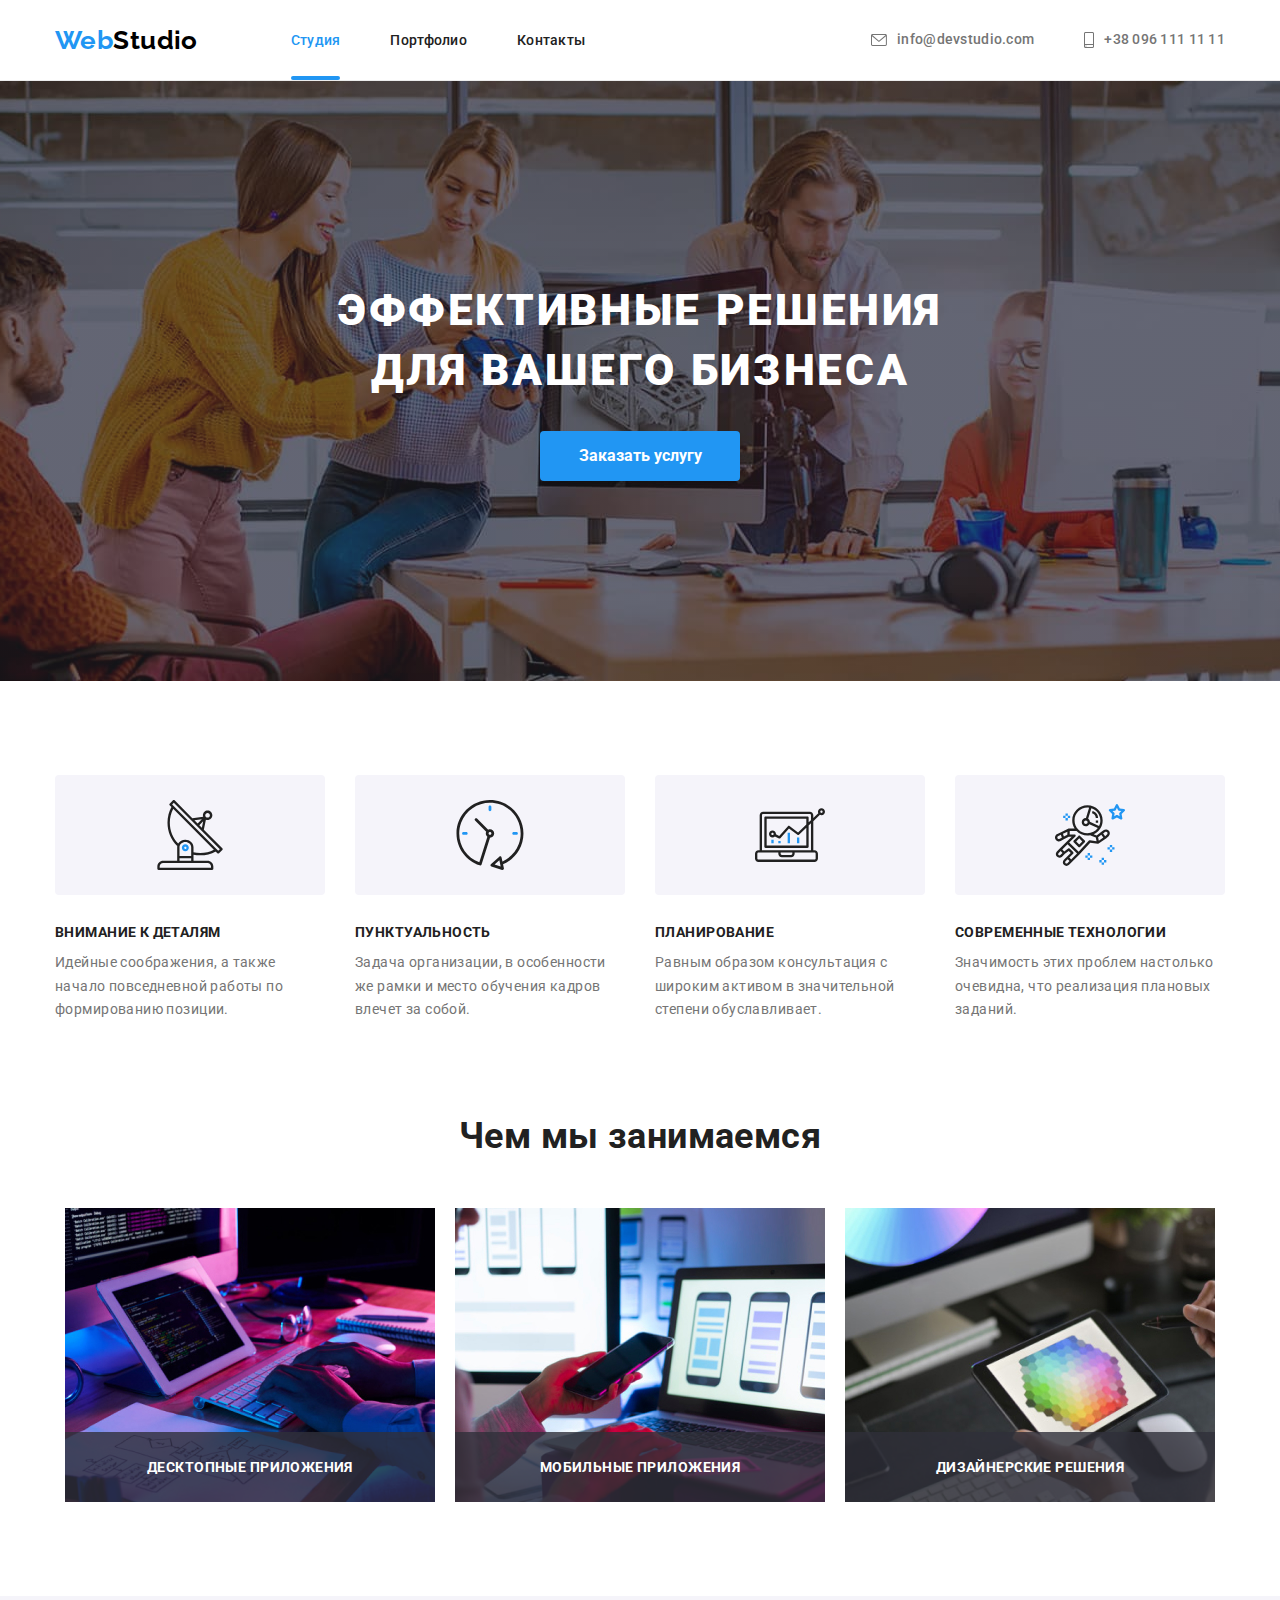
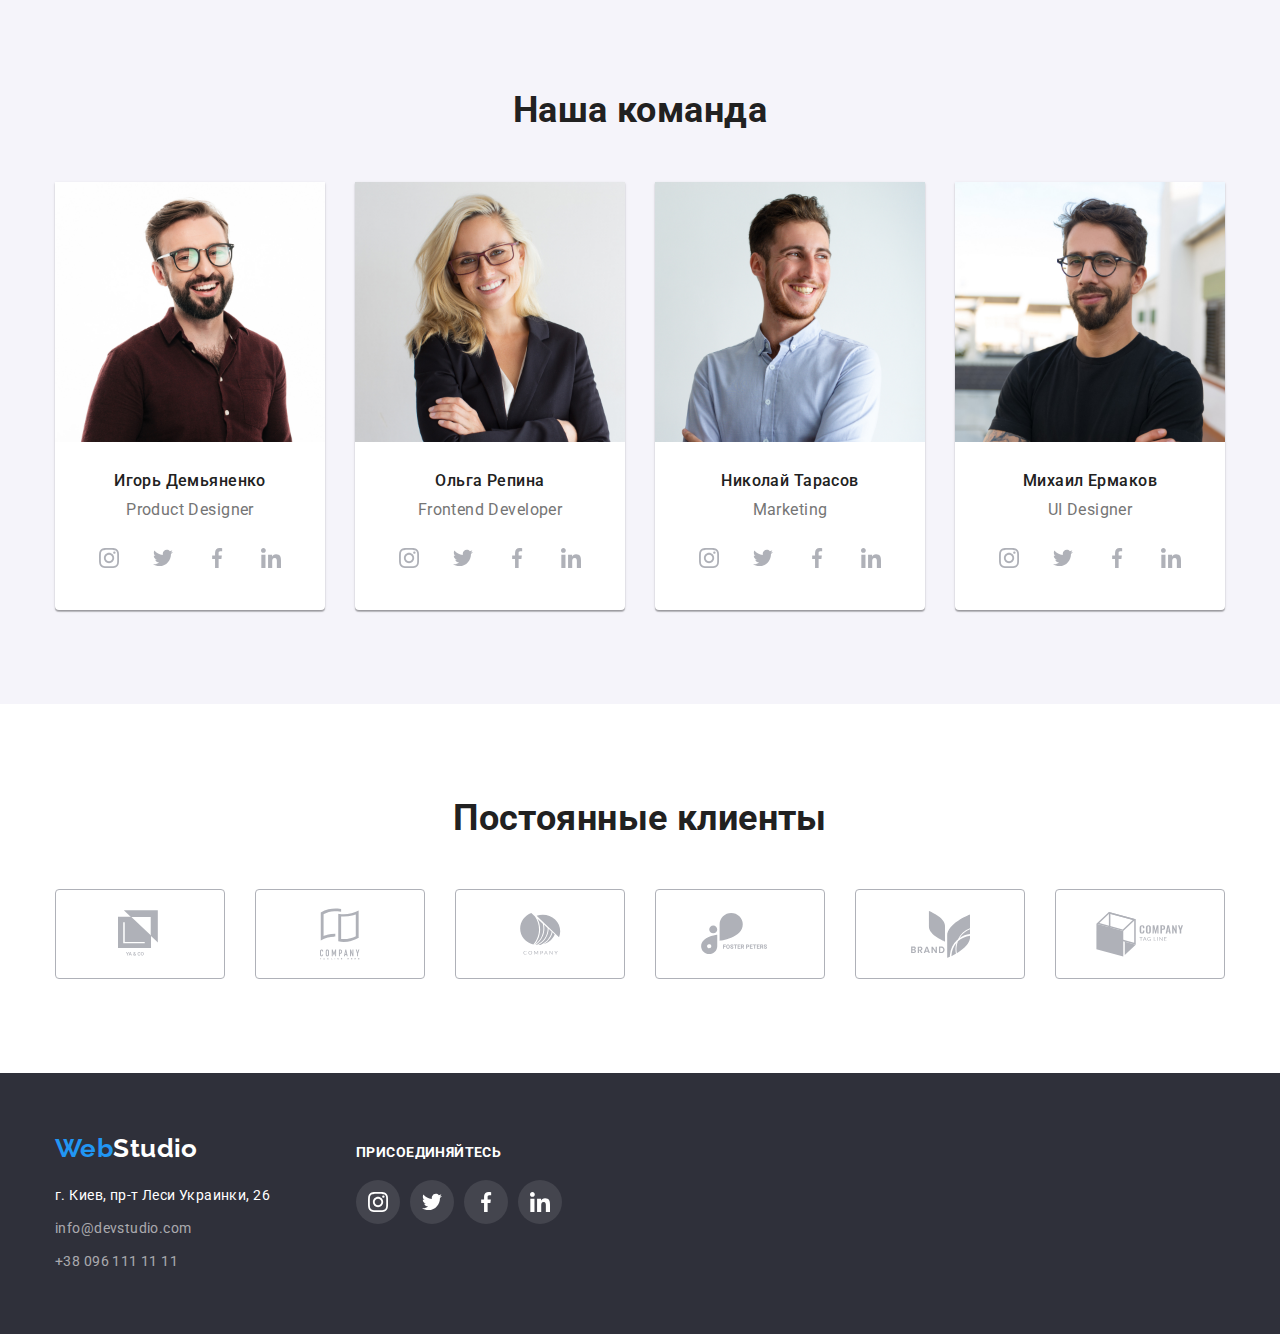
<file: index.html>
<!DOCTYPE html>
<html lang="ru">
  <head>
    <meta charset="UTF-8" />
    <meta name="viewport" content="width=device-width, initial-scale=1.0" />
    <link rel="preconnect" href="https://fonts.gstatic.com" />
    <link
      href="https://fonts.googleapis.com/css2?family=Raleway:wght@700&family=Roboto:wght@400;500;700&display=swap"
      rel="stylesheet"
    />
    <link
      rel="stylesheet"
      href="https://cdnjs.cloudflare.com/ajax/libs/modern-normalize/1.0.0/modern-normalize.min.css"
    />
    <link rel="stylesheet" href="./css/styles.css" />
    <title>Cтудия</title>
  </head>

  <body>
    <header class="page-header">
      <div class="container">
        <nav class="navigation">
          <a class="logo" href=" ./index.html" aria-label="логотип сайта">
            <span class="accent">Web</span>Studio
          </a>
          <ul class="site-nav list">
            <li class="item">
              <a class="link current" href="./index.html">Студия</a>
            </li>
            <li class="item">
              <a class="link" href="./portfolio.html">Портфолио</a>
            </li>
            <li class="item">
              <a class="link" href="#contacts">Контакты</a>
            </li>
          </ul>
        </nav>
        <address class="contacts">
          <ul class="contacts-list list">
            <li class="item">
              <a class="link" href="mailto:info@devstudio.com">
                <svg class="address-icon" width="16" height="12">
                  <use href="./images/sprite.svg#mail"></use>
                </svg>
                info@devstudio.com
              </a>
            </li>

            <li class="item">
              <a class="link" href="tel:+380961111111">
                <svg class="address-icon" width="10" height="16">
                  <use href="./images/sprite.svg#smartphone"></use>
                </svg>
                +38 096 111 11 11</a
              >
            </li>
          </ul>
        </address>
      </div>
    </header>
    <main>
      <!--Hero-->
      <section class="hero">
        <div class="box-container">
          <h1 class="title">Эффективные решения для вашего бизнеса</h1>
          <button class="button" type="button" data-modal-open>
            Заказать услугу
          </button>
        </div>
      </section>
      <!--advantages-->
      <section class="advantages-section">
        <div class="container">
          <h2 class="section-title visually-hidden">Преимущества</h2>

          <ul class="advantages-list list">
            <li class="item">
              <div class="advantages-icon">
                <svg class="icon" width="70" height="70">
                  <use href="./images/sprite.svg#antenna"></use>
                </svg>
              </div>
              <h3 class="title">Внимание к деталям</h3>
              <p class="text">
                Идейные соображения, а также начало повседневной работы по
                формированию позиции.
              </p>
            </li>
            <li class="item">
              <div class="advantages-icon">
                <svg class="icon" width="70" height="70">
                  <use href="./images/sprite.svg#clock"></use>
                </svg>
              </div>
              <h3 class="title">Пунктуальность</h3>
              <p class="text">
                Задача организации, в особенности же рамки и место обучения
                кадров влечет за собой.
              </p>
            </li>
            <li class="item">
              <div class="advantages-icon">
                <svg class="icon" width="70" height="70">
                  <use href="./images/sprite.svg#diagram"></use>
                </svg>
              </div>
              <h3 class="title">Планирование</h3>
              <p class="text">
                Равным образом консультация с широким активом в значительной
                степени обуславливает.
              </p>
            </li>
            <li class="item">
              <div class="advantages-icon">
                <svg class="icon" width="70" height="70">
                  <use href="./images/sprite.svg#astronaut"></use>
                </svg>
              </div>
              <h3 class="title">Современные технологии</h3>
              <p class="text">
                Значимость этих проблем настолько очевидна, что реализация
                плановых заданий.
              </p>
            </li>
          </ul>
        </div>
      </section>
      <!--about-->
      <section class="about-section">
        <div class="container">
          <h2 class="section-title">Чем мы занимаемся</h2>
          <ul class="work-list list">
            <li class="item">
              <a href="#">
                <img
                  src="./images/work/box1.jpg"
                  alt="написание кода"
                  width="370"
                  height="294"
                />
              </a>
              <div class="work-overlay">
                <p>Десктопные приложения</p>
              </div>
            </li>
            <li class="item">
              <a href="#">
                <img
                  src="./images/work/box2.jpg"
                  alt="адаптация сайта"
                  width="370"
                  height="294"
                />
              </a>
              <div class="work-overlay">
                <p>Мобильные приложения</p>
              </div>
            </li>
            <li class="item">
              <a href="#">
                <img
                  src="./images/work/box3.jpg"
                  alt="оформление сайта"
                  width="370"
                  height="294"
                />
              </a>
              <div class="work-overlay">
                <p>Дизайнерские решения</p>
              </div>
            </li>
          </ul>
        </div>
      </section>
      <!--team-->
      <section class="team-section">
        <div class="container">
          <h2 class="section-title">Наша команда</h2>
          <ul class="team-list list">
            <li class="item">
              <img
                class="photo"
                src="./images/team/person-1.jpg"
                alt="мужчина продакт дизайнер"
                width="270"
                height="260"
              />
              <h3 class="title">Игорь Демьяненко</h3>
              <p class="text">Product Designer</p>
              <div class="socials">
                <ul class="socials-list list">
                  <li class="socials-item">
                    <a class="socials-link" href="">
                      <svg class="socials-icon" width="20" height="20">
                        <use href="./images/sprite.svg#instagram"></use>
                      </svg>
                    </a>
                  </li>
                  <li class="socials-item">
                    <a class="socials-link" href="">
                      <svg class="socials-icon" width="20" height="20">
                        <use href="./images/sprite.svg#twitter"></use>
                      </svg>
                    </a>
                  </li>
                  <li class="socials-item">
                    <a class="socials-link" href="">
                      <svg class="socials-icon" width="20" height="20">
                        <use href="./images/sprite.svg#facebook"></use>
                      </svg>
                    </a>
                  </li>
                  <li class="socials-item">
                    <a class="socials-link" href="">
                      <svg class="socials-icon" width="20" height="20">
                        <use href="./images/sprite.svg#linkedin"></use>
                      </svg>
                    </a>
                  </li>
                </ul>
              </div>
            </li>
            <li class="item">
              <img
                class="photo"
                src="./images/team/person-2.jpg"
                alt="женщина фронт-енд разработчик"
                width="270"
                height="260"
              />
              <h3 class="title">Ольга Репина</h3>
              <p class="text">Frontend Developer</p>
              <div class="socials">
                <ul class="socials-list list">
                  <li class="socials-item">
                    <a class="socials-link" href="">
                      <svg class="socials-icon" width="20" height="20">
                        <use href="./images/sprite.svg#instagram"></use>
                      </svg>
                    </a>
                  </li>
                  <li class="socials-item">
                    <a class="socials-link" href="">
                      <svg class="socials-icon" width="20" height="20">
                        <use href="./images/sprite.svg#twitter"></use>
                      </svg>
                    </a>
                  </li>
                  <li class="socials-item">
                    <a class="socials-link" href="">
                      <svg class="socials-icon" width="20" height="20">
                        <use href="./images/sprite.svg#facebook"></use>
                      </svg>
                    </a>
                  </li>
                  <li class="socials-item">
                    <a class="socials-link" href="">
                      <svg class="socials-icon" width="20" height="20">
                        <use href="./images/sprite.svg#linkedin"></use>
                      </svg>
                    </a>
                  </li>
                </ul>
              </div>
            </li>
            <li class="item">
              <img
                class="photo"
                src="./images/team/person-3.jpg"
                alt="мужчина маркетолог"
                width="270"
                height="260"
              />
              <h3 class="title">Николай Тарасов</h3>
              <p class="text">Marketing</p>
              <div class="socials">
                <ul class="socials-list list">
                  <li class="socials-item">
                    <a class="socials-link" href="">
                      <svg class="socials-icon" width="20" height="20">
                        <use href="./images/sprite.svg#instagram"></use>
                      </svg>
                    </a>
                  </li>
                  <li class="socials-item">
                    <a class="socials-link" href="">
                      <svg class="socials-icon" width="20" height="20">
                        <use href="./images/sprite.svg#twitter"></use>
                      </svg>
                    </a>
                  </li>
                  <li class="socials-item">
                    <a class="socials-link" href="">
                      <svg class="socials-icon" width="20" height="20">
                        <use href="./images/sprite.svg#facebook"></use>
                      </svg>
                    </a>
                  </li>
                  <li class="socials-item">
                    <a class="socials-link" href="">
                      <svg class="socials-icon" width="20" height="20">
                        <use href="./images/sprite.svg#linkedin"></use>
                      </svg>
                    </a>
                  </li>
                </ul>
              </div>
            </li>
            <li class="item">
              <img
                class="photo"
                src="./images/team/person-4.jpg"
                alt="мужчина ui дизайнер"
                width="270"
                height="260"
              />
              <h3 class="title">Михаил Ермаков</h3>
              <p class="text">UI Designer</p>
              <div class="socials">
                <ul class="socials-list list">
                  <li class="socials-item">
                    <a class="socials-link" href="">
                      <svg class="socials-icon" width="20" height="20">
                        <use href="./images/sprite.svg#instagram"></use>
                      </svg>
                    </a>
                  </li>
                  <li class="socials-item">
                    <a class="socials-link" href="">
                      <svg class="socials-icon" width="20" height="20">
                        <use href="./images/sprite.svg#twitter"></use>
                      </svg>
                    </a>
                  </li>
                  <li class="socials-item">
                    <a class="socials-link" href="">
                      <svg class="socials-icon" width="20" height="20">
                        <use href="./images/sprite.svg#facebook"></use>
                      </svg>
                    </a>
                  </li>
                  <li class="socials-item">
                    <a class="socials-link" href="">
                      <svg class="socials-icon" width="20" height="20">
                        <use href="./images/sprite.svg#linkedin"></use>
                      </svg>
                    </a>
                  </li>
                </ul>
              </div>
            </li>
          </ul>
        </div>
      </section>

      <section class="clients-section">
        <div class="container">
          <h2 class="section-title">Постоянные клиенты</h2>
          <ul class="clients-list list">
            <li class="clients-item">
              <a class="clients-link" href="">
                <svg class="clients-icon" width="44" height="49">
                  <use href="./images/sprite.svg#client-one"></use>
                </svg>
              </a>
            </li>
            <li class="clients-item">
              <a class="clients-link" href="">
                <svg class="clients-icon" width="40" height="52">
                  <use href="./images/sprite.svg#client-two"></use>
                </svg>
              </a>
            </li>
            <li class="clients-item">
              <a class="clients-link" href="">
                <svg class="clients-icon" width="41" height="42">
                  <use href="./images/sprite.svg#client-three"></use>
                </svg>
              </a>
            </li>
            <li class="clients-item">
              <a class="clients-link" href="">
                <svg class="clients-icon" width="79" height="42">
                  <use href="./images/sprite.svg#client-four"></use>
                </svg>
              </a>
            </li>
            <li class="clients-item">
              <a class="clients-link" href="">
                <svg class="clients-icon" width="59" height="47">
                  <use href="./images/sprite.svg#client-five"></use>
                </svg>
              </a>
            </li>
            <li class="clients-item">
              <a class="clients-link" href="">
                <svg class="clients-icon" width="88" height="45">
                  <use href="./images/sprite.svg#client-six"></use>
                </svg>
              </a>
            </li>
          </ul>
        </div>
      </section>
    </main>
    <!--footer-->
    <footer class="page-footer">
      <div class="container footer-container">
        <div class="footer-box">
          <a
            class="logo logo-footer"
            href="./index.html"
            aria-label="логотип сайта"
          >
            <span class="accent">Web</span>Studio
          </a>
          <address id="contacts">
            <ul class="contacts-list-footer list">
              <li class="item">
                <a class="link mail" href="./index.html" target="blank"
                  >г. Киев, пр-т Леси Украинки, 26</a
                >
              </li>
              <li class="item">
                <a class="link" href="mailto:info@devstudio.com"
                  >info@devstudio.com</a
                >
              </li>
              <li class="item">
                <a class="link" href="tel:+380961111111">+38 096 111 11 11</a>
              </li>
            </ul>
          </address>
        </div>
        <div class="footer-box">
          <p class="text">Присоединяйтесь</p>
          <ul class="socials-list list">
            <li class="socials-item">
              <a class="socials-link footer-icon" href="">
                <svg class="socials-icon" width="20" height="20">
                  <use href="./images/sprite.svg#instagram"></use>
                </svg>
              </a>
            </li>
            <li class="socials-item">
              <a class="socials-link footer-icon" href="">
                <svg class="socials-icon" width="20" height="20">
                  <use href="./images/sprite.svg#twitter"></use>
                </svg>
              </a>
            </li>
            <li class="socials-item">
              <a class="socials-link footer-icon" href="">
                <svg class="socials-icon" width="20" height="20">
                  <use href="./images/sprite.svg#facebook"></use>
                </svg>
              </a>
            </li>
            <li class="socials-item">
              <a class="socials-link footer-icon" href="">
                <svg class="socials-icon" width="20" height="20">
                  <use href="./images/sprite.svg#linkedin"></use>
                </svg>
              </a>
            </li>
          </ul>
        </div>
      </div>
    </footer>
    <div class="backdrop is-hidden" data-modal>
      <div class="modal is-open">
        <button class="modal-button" data-modal-close>
          <svg class="close-icon" width="18px" height="18px">
            <use href="./images/sprite.svg#close"></use>
          </svg>
        </button>
      </div>
    </div>
    <script src="./js/modal.js"></script>
  </body>
</html>
</file>
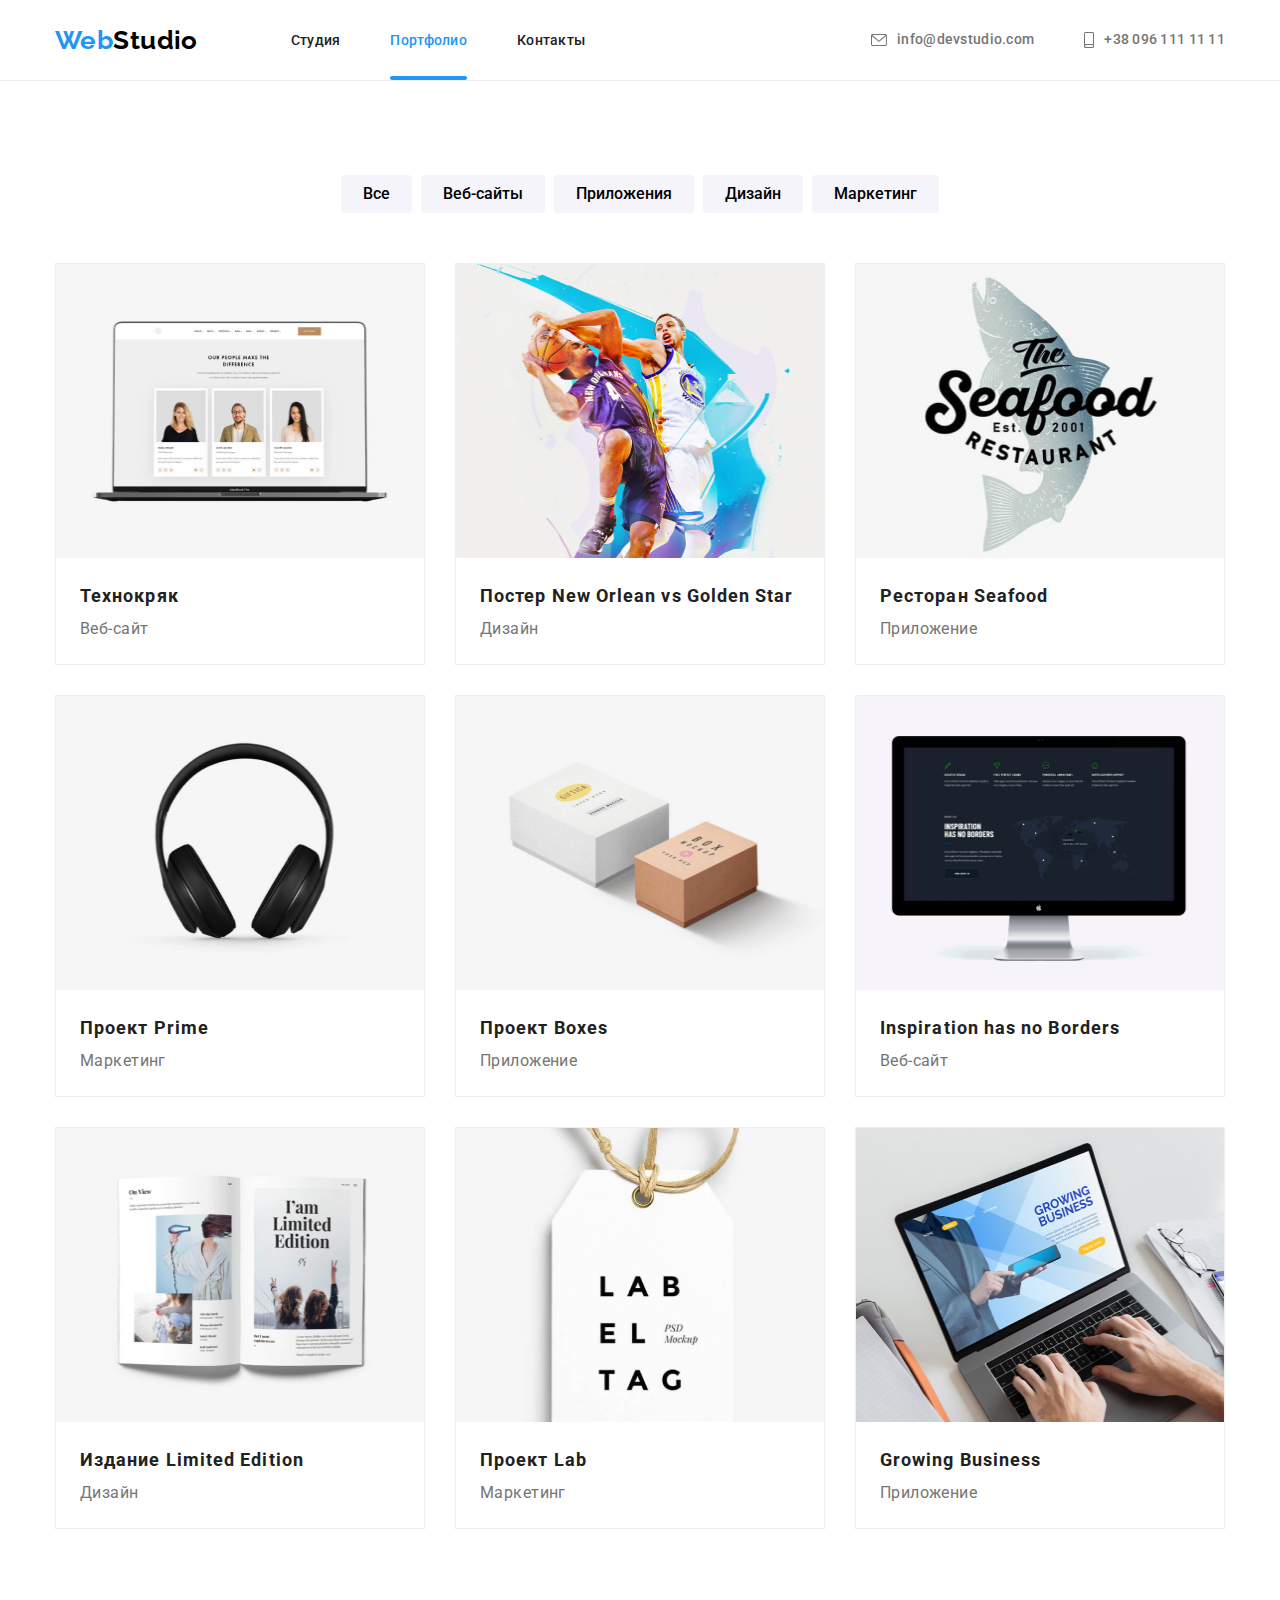
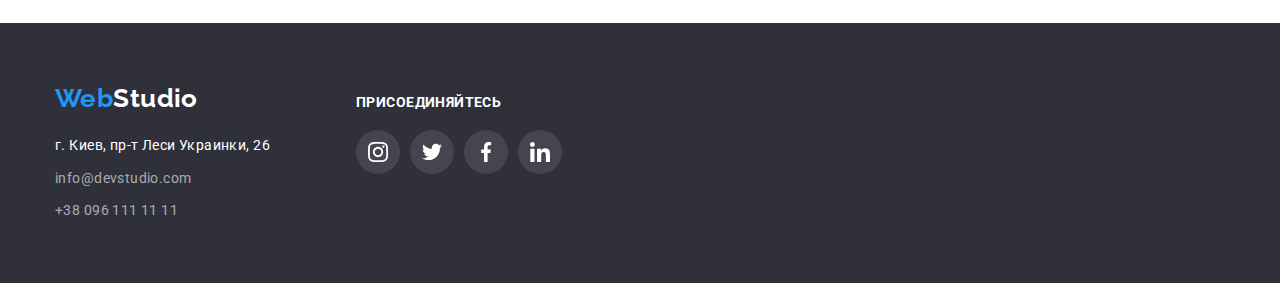
<file: portfolio.html>
<!DOCTYPE html>
<html lang="ru">
  <head>
    <meta charset="UTF-8" />
    <meta name="viewport" content="width=device-width, initial-scale=1.0" />
    <link rel="preconnect" href="https://fonts.gstatic.com" />
    <link
      href="https://fonts.googleapis.com/css2?family=Raleway:wght@700&family=Roboto:wght@400;500;700&display=swap"
      rel="stylesheet"
    />
    <link
      rel="stylesheet"
      href="https://cdnjs.cloudflare.com/ajax/libs/modern-normalize/1.0.0/modern-normalize.min.css"
    />
    <link rel="stylesheet" href="./css/styles.css" />
    <title>Портфолио</title>
  </head>

  <body>
    <header class="page-header portfolio-header">
      <div class="container">
        <nav class="navigation">
          <a class="logo" href=" ./index.html" aria-label="логотип сайта">
            <span class="accent">Web</span>Studio
          </a>
          <ul class="site-nav list">
            <li class="item">
              <a class="link" href="./index.html">Студия</a>
            </li>
            <li class="item">
              <a class="link current" href="./portfolio.html">Портфолио</a>
            </li>
            <li class="item">
              <a class="link" href="#contacts">Контакты</a>
            </li>
          </ul>
        </nav>
        <address class="contacts">
          <ul class="contacts-list list">
            <li class="item">
              <a class="link" href="mailto:info@devstudio.com">
                <svg class="address-icon" width="16" height="12">
                  <use href="./images/sprite.svg#mail"></use>
                </svg>
                info@devstudio.com
              </a>
            </li>

            <li class="item">
              <a class="link" href="tell:+380961111111">
                <svg class="address-icon" width="10" height="16">
                  <use href="./images/sprite.svg#smartphone"></use>
                </svg>
                +38 096 111 11 11</a
              >
            </li>
          </ul>
        </address>
      </div>
    </header>
    <!-- main -->
    <main>
      <!-- Portfolio -->
      <section class="projects">
        <div class="container">
          <h1 class="visually-hidden">Наши проекты</h1>
          <ul class="filter list">
            <li class="item">
              <button class="filter-button" type="button">Все</button>
            </li>
            <li class="item">
              <button class="filter-button" type="button">Веб-сайты</button>
            </li>
            <li class="item">
              <button class="filter-button" type="button">Приложения</button>
            </li>
            <li class="item">
              <button class="filter-button" type="button">Дизайн</button>
            </li>
            <li class="item">
              <button class="filter-button" type="button">Маркетинг</button>
            </li>
          </ul>

          <ul class="projects-list list">
            <li class="item">
              <a class="projects-link" href="">
                <div class="projects-thumb">
                  <img
                    class="photo"
                    src="./images/portfolio/projects/project-1.jpg"
                    alt="лептоп"
                    width="370"
                    height="294"
                  />
                  <div class="overlay-thumb">
                    <p class="text-thumb">
                      Технокряк это современная площадка распространения
                      коронавируса. Компании используют эту платформу для
                      цифрового шпионажа и атак на защищённые сервера
                      конкурентов.
                    </p>
                  </div>
                </div>
                <div class="info-thumb">
                  <h2 class="title">Технокряк</h2>
                  <p class="text">Веб-сайт</p>
                </div>
              </a>
            </li>

            <li class="item">
              <a class="projects-link" href="">
                <div class="projects-thumb">
                  <img
                    class="photo"
                    src="./images/portfolio/projects/project-2.jpg"
                    alt="лептоп"
                    width="370"
                    height="294"
                  />
                  <div class="overlay-thumb">
                    <p class="text-thumb">
                      Технокряк это современная площадка распространения
                      коронавируса. Компании используют эту платформу для
                      цифрового шпионажа и атак на защищённые сервера
                      конкурентов.
                    </p>
                  </div>
                </div>
                <div class="info-thumb">
                  <h2 class="title">Постер New Orlean vs Golden Star</h2>
                  <p class="text">Дизайн</p>
                </div>
              </a>
            </li>

            <li class="item">
              <a class="projects-link" href="">
                <div class="projects-thumb">
                  <img
                    class="photo"
                    src="./images/portfolio/projects/project-3.jpg"
                    alt="лептоп"
                    width="370"
                    height="294"
                  />
                  <div class="overlay-thumb">
                    <p class="text-thumb">
                      Технокряк это современная площадка распространения
                      коронавируса. Компании используют эту платформу для
                      цифрового шпионажа и атак на защищённые сервера
                      конкурентов.
                    </p>
                  </div>
                </div>
                <div class="info-thumb">
                  <h2 class="title">Ресторан Seafood</h2>
                  <p class="text">Приложение</p>
                </div>
              </a>
            </li>
            <li class="item">
              <a class="projects-link" href="">
                <div class="projects-thumb">
                  <img
                    class="photo"
                    src="./images/portfolio/projects/project-4.jpg"
                    alt="лептоп"
                    width="370"
                    height="294"
                  />
                  <div class="overlay-thumb">
                    <p class="text-thumb">
                      Технокряк это современная площадка распространения
                      коронавируса. Компании используют эту платформу для
                      цифрового шпионажа и атак на защищённые сервера
                      конкурентов.
                    </p>
                  </div>
                </div>
                <div class="info-thumb">
                  <h2 class="title">Проект Prime</h2>
                  <p class="text">Маркетинг</p>
                </div>
              </a>
            </li>

            <li class="item">
              <a class="projects-link" href="">
                <div class="projects-thumb">
                  <img
                    class="photo"
                    src="./images/portfolio/projects/project-5.jpg"
                    alt="лептоп"
                    width="370"
                    height="294"
                  />
                  <div class="overlay-thumb">
                    <p class="text-thumb">
                      Технокряк это современная площадка распространения
                      коронавируса. Компании используют эту платформу для
                      цифрового шпионажа и атак на защищённые сервера
                      конкурентов.
                    </p>
                  </div>
                </div>
                <div class="info-thumb">
                  <h2 class="title">Проект Boxes</h2>
                  <p class="text">Приложение</p>
                </div>
              </a>
            </li>

            <li class="item">
              <a class="projects-link" href="">
                <div class="projects-thumb">
                  <img
                    class="photo"
                    src="./images/portfolio/projects/project-6.jpg"
                    alt="лептоп"
                    width="370"
                    height="294"
                  />
                  <div class="overlay-thumb">
                    <p class="text-thumb">
                      Технокряк это современная площадка распространения
                      коронавируса. Компании используют эту платформу для
                      цифрового шпионажа и атак на защищённые сервера
                      конкурентов.
                    </p>
                  </div>
                </div>
                <div class="info-thumb">
                  <h2 class="title">Inspiration has no Borders</h2>
                  <p class="text">Веб-сайт</p>
                </div>
              </a>
            </li>

            <li class="item">
              <a class="projects-link" href="">
                <div class="projects-thumb">
                  <img
                    class="photo"
                    src="./images/portfolio/projects/project-7.jpg"
                    alt="лептоп"
                    width="370"
                    height="294"
                  />
                  <div class="overlay-thumb">
                    <p class="text-thumb">
                      Технокряк это современная площадка распространения
                      коронавируса. Компании используют эту платформу для
                      цифрового шпионажа и атак на защищённые сервера
                      конкурентов.
                    </p>
                  </div>
                </div>
                <div class="info-thumb">
                  <h2 class="title">Издание Limited Edition</h2>
                  <p class="text">Дизайн</p>
                </div>
              </a>
            </li>

            <li class="item">
              <a class="projects-link" href="">
                <div class="projects-thumb">
                  <img
                    class="photo"
                    src="./images/portfolio/projects/project-8.jpg"
                    alt="лептоп"
                    width="370"
                    height="294"
                  />
                  <div class="overlay-thumb">
                    <p class="text-thumb">
                      Технокряк это современная площадка распространения
                      коронавируса. Компании используют эту платформу для
                      цифрового шпионажа и атак на защищённые сервера
                      конкурентов.
                    </p>
                  </div>
                </div>
                <div class="info-thumb">
                  <h2 class="title">Проект Lab</h2>
                  <p class="text">Маркетинг</p>
                </div>
              </a>
            </li>

            <li class="item">
              <a class="projects-link" href="">
                <div class="projects-thumb">
                  <img
                    class="photo"
                    src="./images/portfolio/projects/project-9.jpg"
                    alt="лептоп"
                    width="370"
                    height="294"
                  />
                  <div class="overlay-thumb">
                    <p class="text-thumb">
                      Технокряк это современная площадка распространения
                      коронавируса. Компании используют эту платформу для
                      цифрового шпионажа и атак на защищённые сервера
                      конкурентов.
                    </p>
                  </div>
                </div>
                <div class="info-thumb">
                  <h2 class="title">Growing Business</h2>
                  <p class="text">Приложение</p>
                </div>
              </a>
            </li>
          </ul>
        </div>
      </section>
    </main>
    <!--footer-->
    <footer class="page-footer">
      <div class="container footer-container">
        <div class="footer-box">
          <a
            class="logo logo-footer"
            href="./index.html"
            aria-label="логотип сайта"
          >
            <span class="accent">Web</span>Studio
          </a>
          <address id="contacts">
            <ul class="contacts-list-footer list">
              <li class="item">
                <a class="link mail" href="./index.html" target="blank"
                  >г. Киев, пр-т Леси Украинки, 26</a
                >
              </li>
              <li class="item">
                <a class="link" href="mailto:info@devstudio.com"
                  >info@devstudio.com</a
                >
              </li>
              <li class="item">
                <a class="link" href="tel:+380961111111">+38 096 111 11 11</a>
              </li>
            </ul>
          </address>
        </div>
        <div class="footer-box">
          <p class="text">Присоединяйтесь</p>
          <ul class="socials-list list">
            <li class="socials-item">
              <a class="socials-link footer-icon" href="">
                <svg class="socials-icon" width="20" height="20">
                  <use href="./images/sprite.svg#instagram"></use>
                </svg>
              </a>
            </li>
            <li class="socials-item">
              <a class="socials-link footer-icon" href="">
                <svg class="socials-icon" width="20" height="20">
                  <use href="./images/sprite.svg#twitter"></use>
                </svg>
              </a>
            </li>
            <li class="socials-item">
              <a class="socials-link footer-icon" href="">
                <svg class="socials-icon" width="20" height="20">
                  <use href="./images/sprite.svg#facebook"></use>
                </svg>
              </a>
            </li>
            <li class="socials-item">
              <a class="socials-link footer-icon" href="">
                <svg class="socials-icon" width="20" height="20">
                  <use href="./images/sprite.svg#linkedin"></use>
                </svg>
              </a>
            </li>
          </ul>
        </div>
      </div>
    </footer>
  </body>
</html>
</file>
<file: css/styles.css>
:root {
  --primary-text-color: #212121;
  --secondary-text-color: #757575;
  --acccent-color: #2196f3;
  --primary-background-color: #ffffff;
  --secondary-background-color: #f5f4fa;
  --icon-color: #afb1b8;
  --secondary-icon-color: #ffffff;
  --primary-white-color: #ffffff;
  --icon-background-color: rgba(255, 255, 255, 0.1);
  --timing-fn: cubic-bezier(0.4, 0, 0.2, 1);
}

body {
  background-color: var(--primary-background-color);
  color: var(--primary-text-color);

  font-family: Roboto, sans-serif;
  letter-spacing: 0.03em;
  font-size: 14px;
}

h1,
h2,
h3,
h4,
h5,
h6 {
  margin: 0;
}

ul,
ol {
  margin: 0;
  padding: 0;
}

p {
  margin: 0;
}

img {
  display: block;
}

.list {
  list-style: none;
}

.link {
  text-decoration: none;
}

.container {
  margin-left: auto;
  margin-right: auto;
  width: 1200px;
  padding-left: 15px;
  padding-right: 15px;
  /* outline: 2px solid tomato; */
}

/* Logo */

.page-header {
  border-bottom: 1px solid #ececec;
  background-color: var(--primary-background-color);
}

.page-header .container {
  display: flex;
  align-items: center;
  min-height: 80px;
}

.logo {
  color: #000000;
  font-family: Raleway, sans-serif;

  font-weight: 700;
  font-size: 26px;
  line-height: 1.19;
  text-decoration: none;
}

.logo .accent {
  color: var(--acccent-color);
}

/* Navigation */

.navigation {
  display: flex;
}

.site-nav {
  display: flex;
  align-items: center;
  margin-left: 93px;
}

.site-nav .item:not(:last-child) {
  margin-right: 50px;
}

.site-nav .link {
  position: relative;

  padding-top: 32px;
  padding-bottom: 32px;

  color: var(--primary-text-color);
  font-weight: 500;
  font-size: 14px;
  line-height: 1.14;
  letter-spacing: 0.02em;
  text-decoration: none;

  transition: 250ms var(--timing-fn);
}

.site-nav .link:hover::after,
.site-nav .link:focus::after {
  transform: scaleX(1);
}

.site-nav .link::after {
  position: absolute;
  display: block;
  bottom: 0px;
  left: 0px;
  right: 0px;

  content: "";
  width: 100%;
  height: 4px;
  border-radius: 2px;

  transform: scaleX(0);
  transition: 250ms var(--timing-fn);

  background-color: var(--acccent-color);
}

.site-nav .link:hover,
.site-nav .link:focus {
  color: var(--acccent-color);
}

.site-nav .link.current {
  color: var(--acccent-color);
}

.site-nav .link.current::after {
  transform: scaleX(1);
}

/* Contacts */

.contacts {
  display: flex;
  margin-left: auto;
}

.contacts-list {
  display: flex;
}

.contacts-list .item:not(:last-child) {
  margin-right: 50px;
}

.contacts-list .link {
  display: inline-flex;
  align-items: center;
  padding-top: 10px;
  padding-bottom: 10px;

  color: var(--secondary-text-color);
  font-weight: 500;
  font-size: 14px;
  line-height: 1.14;
  letter-spacing: 0.02em;
  text-decoration: none;
  font-style: normal;

  transition: 250ms var(--timing-fn);
}

.address-icon {
  margin-right: 10px;
  fill: currentColor;
}

.mail-icon:hover,
.mail-icon:focus {
  fill: var(--acccent-color);
}

.contacts-list .link:hover,
.contacts-list .link:focus {
  color: var(--acccent-color);
}

/* hero */

.hero {
  display: flex;
  align-items: center;
  justify-content: center;

  margin-left: auto;
  margin-right: auto;
  background-color: #2f303a;
  max-width: 1600px;
  text-align: center;
  background-image: linear-gradient(
      to right,
      rgba(47, 48, 58, 0.4),
      rgba(47, 48, 58, 0.4)
    ),
    url(../images/hero/hero.jpg);
  background-size: cover;
  background-position: center;
  background-repeat: no-repeat;
}

.hero .box-container {
  max-width: 696px;
  padding-top: 200px;
  padding-bottom: 200px;
}

.hero .title {
  margin-bottom: 30px;

  color: var(--primary-background-color);

  font-weight: 900;
  font-size: 44px;
  line-height: 1.36;
  letter-spacing: 0.06em;
  text-transform: uppercase;
}

.button {
  width: 200px;
  height: 50px;

  color: var(--primary-background-color);
  background-color: var(--acccent-color);
  box-shadow: 0px 4px 4px rgba(0, 0, 0, 0.15);
  font-weight: 700;
  font-size: 16px;
  line-height: 1.87;
  text-decoration: none;
  border-radius: 4px;
  border: none;
  cursor: pointer;
}

.backdrop {
  position: fixed;
  top: 0;
  left: 0;
  width: 100%;
  height: 100%;
  background-color: rgba(0, 0, 0, 0.2);

  opacity: 1;
  transition: opacity 250ms var(--timing-fn);
}

.backdrop.is-hidden {
  opacity: 0;
  pointer-events: none;
}

.backdrop.is-hidden .modal {
  transform: translate(-50%, -50%) scale(0.5);
}

.modal {
  position: absolute;
  top: 50%;
  left: 50%;
  transform: translate(-50%, -50%) scale(1);
  transition: 250ms var(--timing-fn);

  min-width: 528px;
  min-height: 581px;

  background-color: var(--primary-background-color);
  box-shadow: 0px 1px 3px rgba(0, 0, 0, 0.12), 0px 1px 1px rgba(0, 0, 0, 0.14),
    0px 2px 1px rgba(0, 0, 0, 0.2);
  border-radius: 4px;
}

.modal-button {
  position: absolute;
  top: 8px;
  right: 8px;

  display: flex;
  align-items: center;
  justify-content: center;
  width: 30px;
  height: 30px;
  border: 1px solid rgba(0, 0, 0, 0.1);
  border-radius: 50%;
  color: var(--primary-text-color);
  cursor: pointer;

  transition: 250ms var(--timing-fn);
}

.modal-button:hover,
.modal-button:focus {
  color: var(--acccent-color);
}

.close-icon {
  fill: currentColor;
}

/* Advantages */
.visually-hidden {
  position: absolute;
  width: 1px;
  height: 1px;
  margin: -1px;
  border: 0;
  padding: 0;

  white-space: nowrap;
  clip-path: inset(100%);
  clip: rect(0 0 0 0);
  overflow: hidden;
}

.advantages-section {
  padding-top: 94px;
  padding-bottom: 94px;
}

.advantages-section .container {
  display: flex;
}

.advantages-list {
  display: flex;
}

.advantages-list .item:not(:last-child) {
  margin-right: 30px;
  max-width: 270px;
}

.advantages-list .title {
  margin-bottom: 10px;

  color: var(--primary-text-color);
  font-weight: 700;
  font-size: 14px;
  line-height: 1.14;
  text-transform: uppercase;
}

.advantages-list .text {
  color: var(--secondary-text-color);

  font-weight: normal;
  font-size: 14px;
  line-height: 1.71;
}
.advantages-icon {
  display: flex;
  width: 270px;
  height: 120px;
  background-color: #f5f4fa;
  border-radius: 4px;
  align-items: center;
  justify-content: center;
  margin-bottom: 30px;
}

/* .about-section */

.about-section {
  padding-bottom: 94px;
}

.about-section .section-title,
.team-section .section-title,
.clients-section .section-title {
  margin-bottom: 50px;

  font-weight: 700;
  font-size: 36px;
  line-height: 1.16;
  text-align: center;
}

.work-list {
  display: flex;
  justify-content: space-around;
}

.work-list .item {
  position: relative;
}

.work-overlay {
  position: absolute;
  bottom: 0px;
  left: 0px;

  min-height: 70px;
  padding-top: 27px;
  padding-bottom: 27px;
  width: 100%;

  background-color: rgba(47, 48, 58, 0.8);
}

.work-overlay {
  text-align: center;
  text-transform: uppercase;
  color: #ffffff;
  font-weight: 700;
}

/* Team */

.team-section {
  display: flex;
  justify-content: center;
  padding-top: 94px;
  padding-bottom: 94px;
  align-items: center;
  background-color: var(--secondary-background-color);
}

.team-list {
  display: flex;
  justify-content: space-between;
}

.team-section {
  background-color: var(--secondary-background-color);
}

.team-list .photo {
  margin-bottom: 30px;
}

.team-list .text {
  margin-bottom: 16px;
}

.team-list .title {
  margin-bottom: 10px;
}

.team-list .item {
  background: #ffffff;
  box-shadow: 0px 1px 3px rgba(0, 0, 0, 0.12), 0px 1px 1px rgba(0, 0, 0, 0.14),
    0px 2px 1px rgba(0, 0, 0, 0.2);
  border-radius: 0px 0px 4px 4px;
}

.team-list .title,
.team-list .text {
  font-weight: 500;
  font-size: 16px;
  line-height: 1.18;
  text-align: center;
}

.team-list .text {
  color: var(--secondary-text-color);
  font-weight: 400;
}

.socials {
  /* display: flex; */

  margin-bottom: 30px;
}

.socials-list {
  display: flex;
  justify-content: center;
}

.socials-link {
  display: flex;
  height: 44px;
  width: 44px;
  border-radius: 50%;
  align-items: center;
  justify-content: center;
  color: var(--icon-color);

  transition: 250ms var(--timing-fn);
}

.socials-item:nth-child(-n + 3) {
  margin-right: 10px;
}

.socials-icon {
  width: 20px;
  height: 20px;
  fill: currentColor;
}

.socials-link:hover,
.socials-link:focus {
  color: #ffffff;
  background-color: var(--acccent-color);
}
/* end team */

/* clients */

.clients-section {
  display: flex;
  padding-top: 94px;
  padding-bottom: 94px;
}

.clients-list {
  display: flex;
  justify-content: space-between;
}

.clients-link {
  color: var(--icon-color);
  border: 1px solid #afb1b8;

  display: flex;
  width: 170px;
  height: 90px;
  border-radius: 4px;
  justify-content: center;
  align-items: center;

  transition: 250ms var(--timing-fn);
}

.clients-link:hover,
.clients-link:focus {
  color: var(--acccent-color);
  border-color: var(--acccent-color);
}

.clients-icon {
  fill: currentColor;
}

/* end clients */

/* footer */

.footer-container {
  display: flex;
  align-items: baseline;
}

.page-footer {
  background-color: #2f303a;
  padding-top: 60px;
  padding-bottom: 60px;
}

.footer-box:not(:last-child) {
  margin-right: 70px;
}

.footer-box .text {
  margin-bottom: 20px;
  font-weight: 700;
  line-height: 1.142;
  text-transform: uppercase;
  color: var(--primary-white-color);
}

.footer-icon {
  background-color: var(--icon-background-color);
  color: var(--secondary-icon-color);
}

.page-footer .logo {
  /* width: 231px; */
  display: block;
  margin-bottom: 20px;
}

.contacts-list-footer .item:not(:last-child) {
  margin-bottom: 9px;
}

.logo-footer {
  color: var(--primary-background-color);
}

.contacts-list-footer {
  width: 231px;
}

.contacts-list-footer .link {
  display: block;

  color: rgba(255, 255, 255, 0.6);
  font-weight: 400;
  line-height: 1.71;
  text-decoration: none;
  font-style: normal;

  transition: 250ms var(--timing-fn);
}

.contacts-list-footer .mail {
  color: var(--primary-background-color);
}

.contacts-list-footer .link:hover,
.contacts-list-footer .link:focus {
  color: var(--acccent-color);
}

/* Portfolio */

.portfolio-header {
  margin-bottom: 94px;
}

/* buttons */

.filter {
  display: flex;
  justify-content: center;
  margin-bottom: 34px;
  padding-bottom: 16px;
}

.filter-button {
  padding: 6px 22px;

  background-color: #f5f4fa;
  font-weight: 500;
  font-size: 16px;
  line-height: 1.62;
  text-align: center;

  border-radius: 4px;
  border: transparent;
  cursor: pointer;

  transition: 250ms var(--timing-fn);
}

.filter .item:not(:last-child) {
  margin-right: 9px;
}

.filter-button:hover,
.filter-button:focus {
  color: var(--primary-background-color);
  background-color: var(--acccent-color);
  box-shadow: 0px 3px 1px rgba(0, 0, 0, 0.1), 0px 1px 2px rgba(0, 0, 0, 0.08),
    0px 2px 2px rgba(0, 0, 0, 0.12);
}

/* projects */

.projects-list {
  display: flex;
  flex-wrap: wrap;
  margin-bottom: 94px;
}

.projects-list .item {
  width: calc((100% - 60px) / 3);
  /* width: 370px; */
  border: 1px solid #eeeeee;
  margin-right: 30px;
  margin-bottom: 30px;
}

.projects-link {
  display: block;
  transition: 250ms var(--timing-fn);

  text-decoration: none;
}

.projects-link:hover,
.projects-link:focus {
  box-shadow: 0px 1px 1px rgba(0, 0, 0, 0.12), 0px 4px 4px rgba(0, 0, 0, 0.06),
    1px 4px 6px rgba(0, 0, 0, 0.16);
  transform: translateY(0);
}

.projects-list .item:nth-child(3n) {
  margin-right: 0px;
}

.projects-list .item:nth-last-child(-n + 3) {
  margin-bottom: 0px;
}

.projects-list .photo {
  width: 100%;
}

.projects-list .title {
  color: var(--primary-text-color);
  font-weight: 700;
  font-size: 18px;
  line-height: 2;
  letter-spacing: 0.06em;
}

.projects-list .text {
  color: var(--secondary-text-color);
  font-weight: 400;
  font-size: 16px;
  line-height: 1.87;
}

.projects-list .description {
  display: none;
  font-weight: 400;
  font-size: 16px;
  line-height: 1.87;
}

.projects-thumb {
  position: relative;
  overflow: hidden;
}

.overlay-thumb {
  position: absolute;
  top: 0;
  left: 0;
  transform: translateY(100%);
  transition: transform 250ms var(--timing-fn);
  width: 100%;
  height: 100%;
  background-color: rgba(33, 150, 243, 0.9);
}

.projects-link:hover .overlay-thumb,
.projects-link:focus .overlay-thumb {
  transform: translateY(0);
}

.text-thumb {
  position: absolute;
  top: 50%;
  left: 50%;
  transform: translate(-50%, -50%);
  width: calc(100% - 48px);
  /* width: 100%;
  padding: 63px 24px; */

  font-size: 18px;
  line-height: 1.55;
  color: var(--primary-white-color);
}

.info-thumb {
  padding: 20px 24px;
}
</file>
